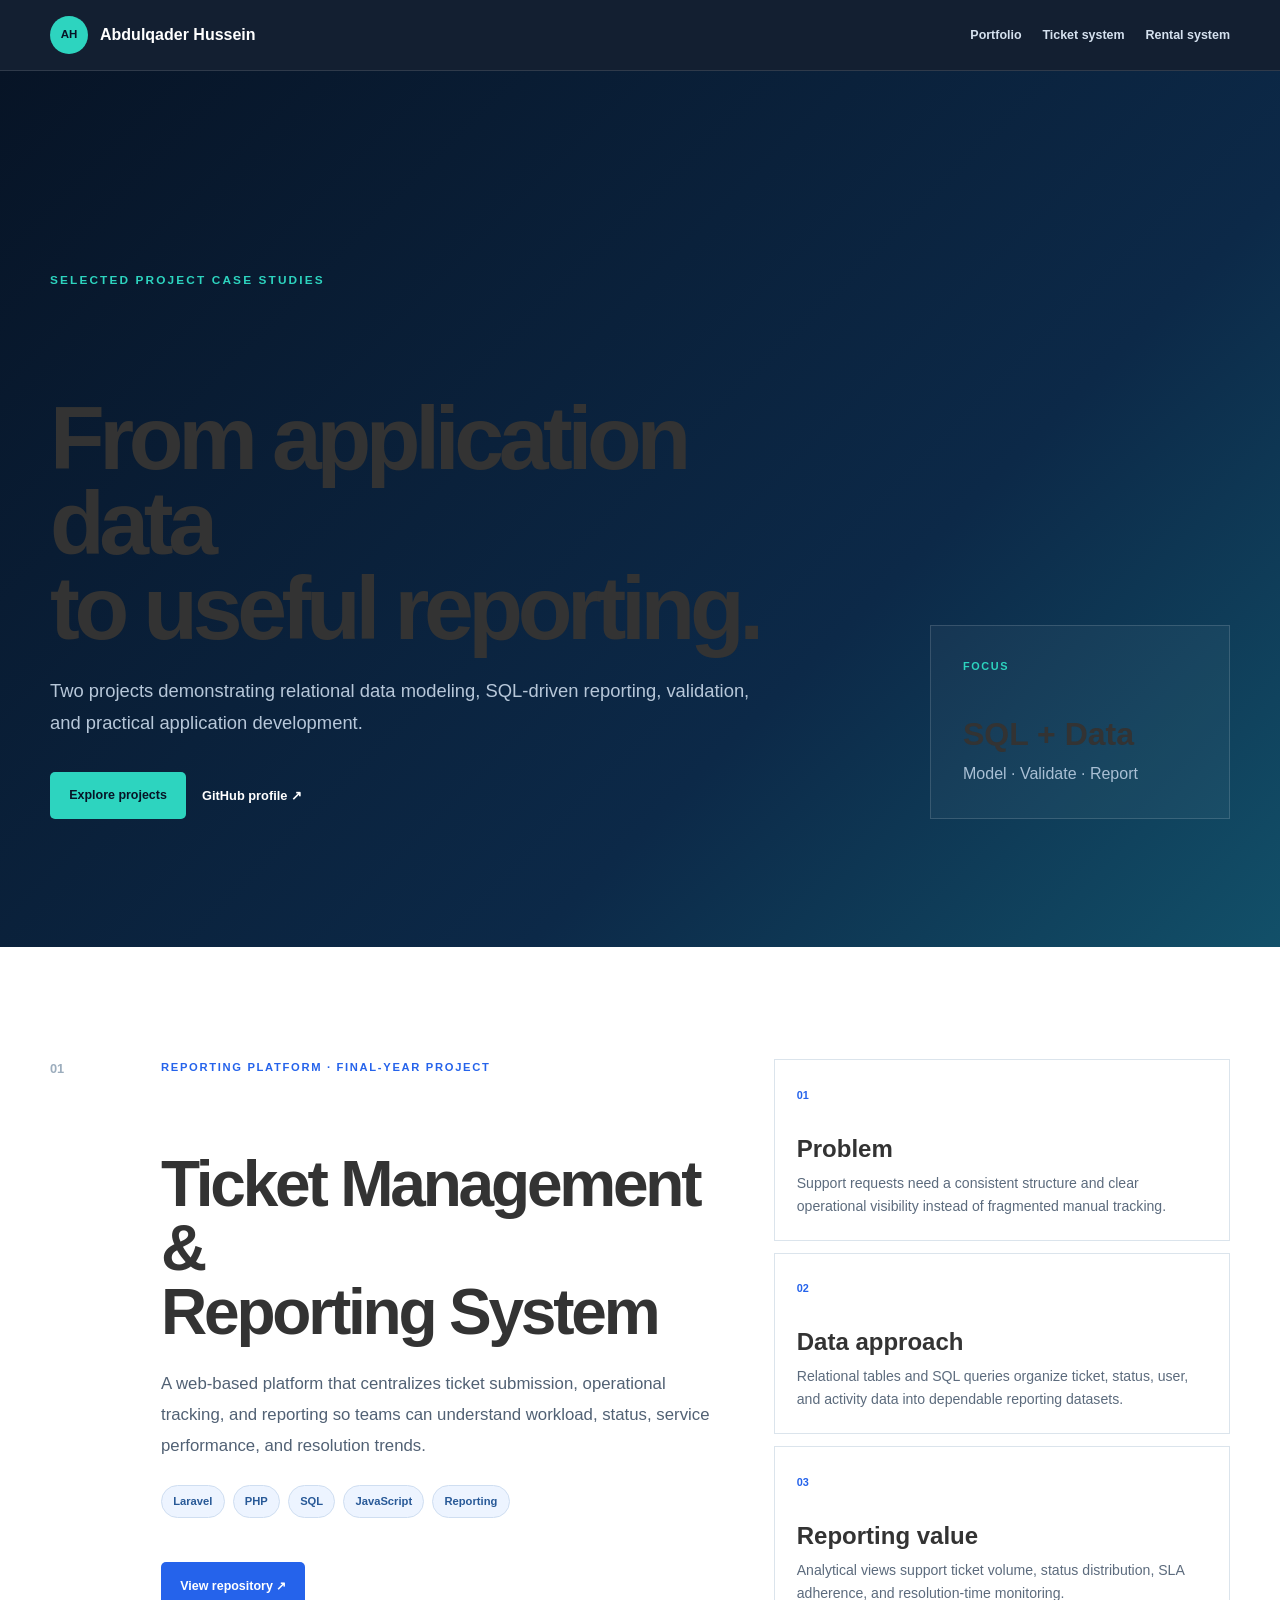
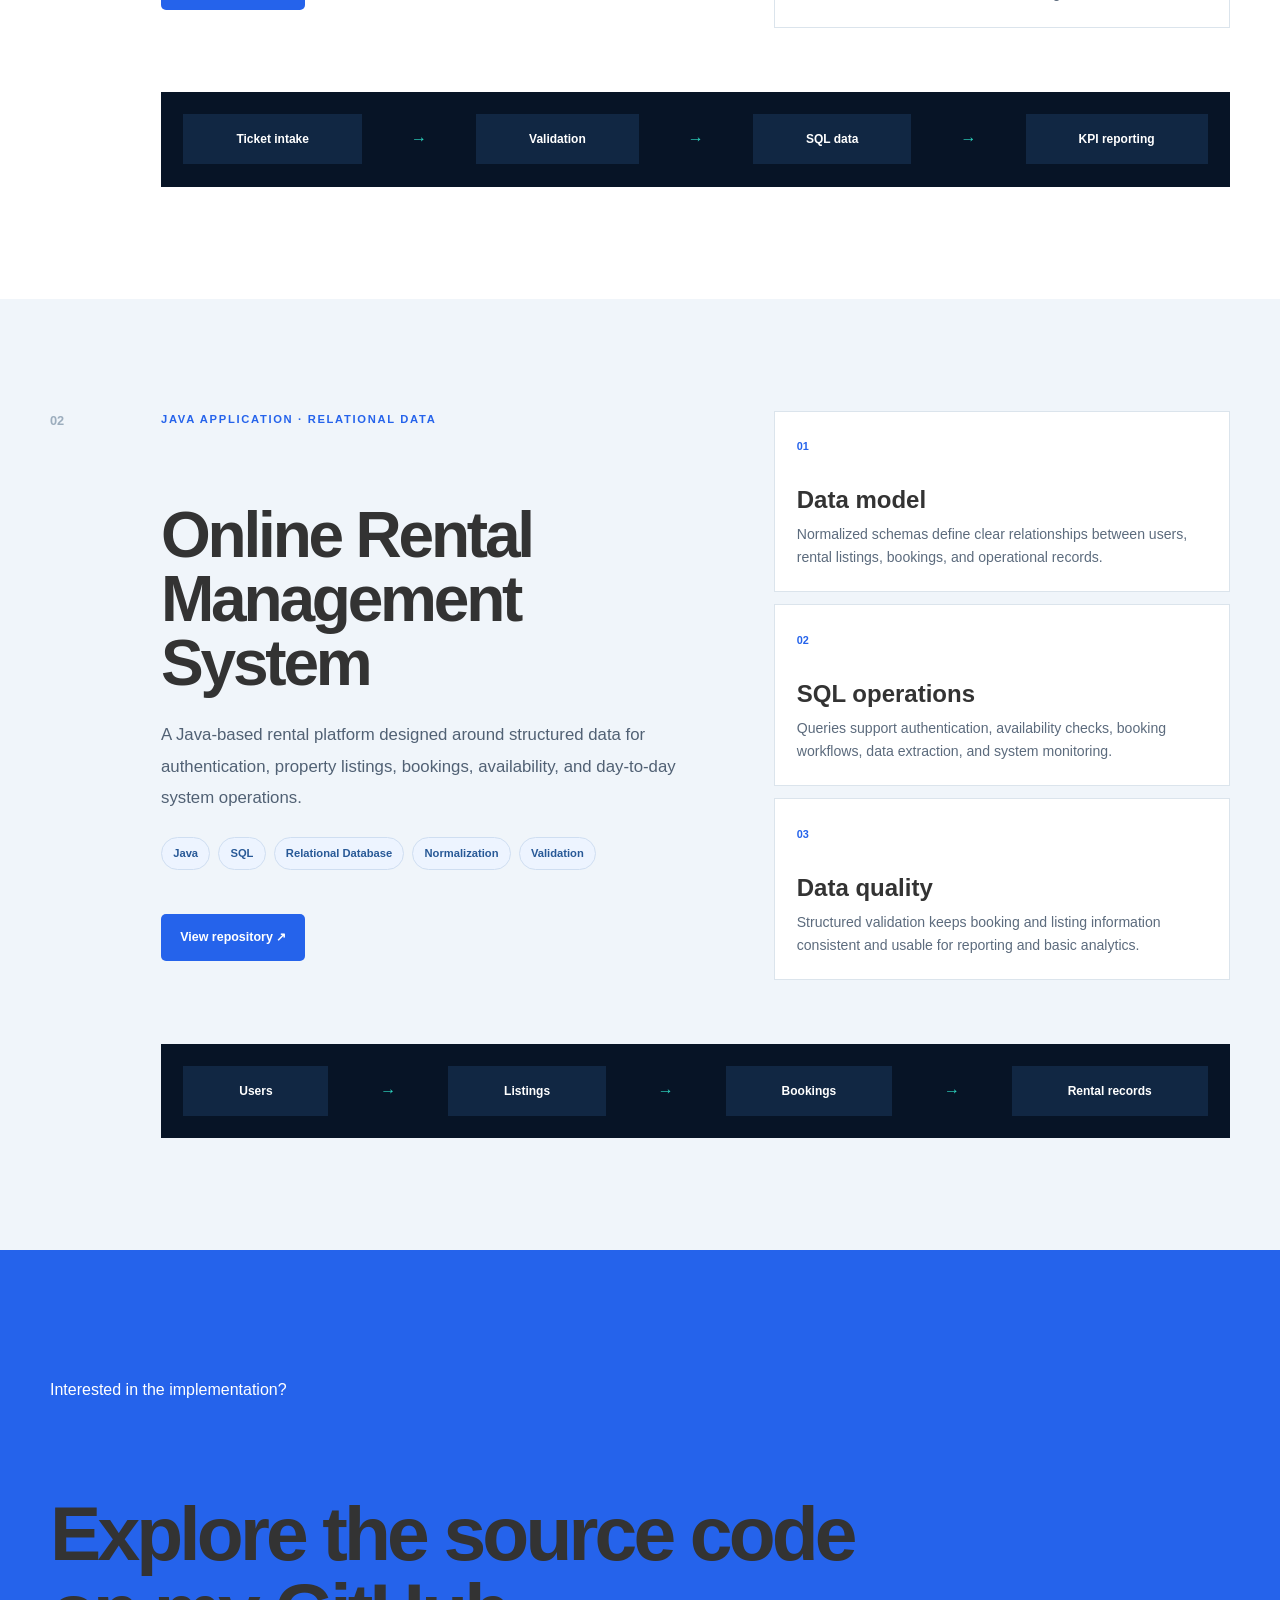
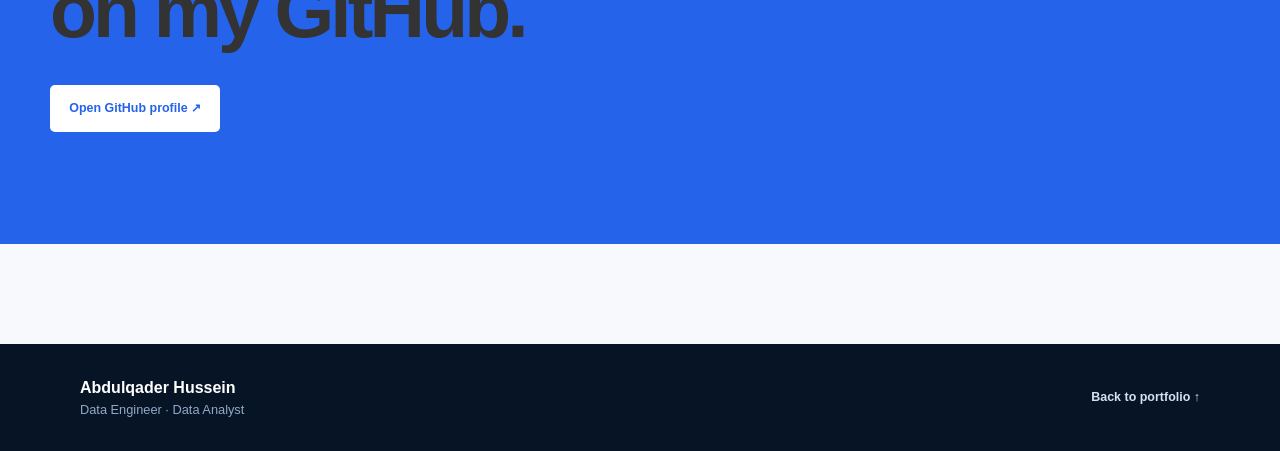
<file: projects.html>
<!doctype html>
<html lang="en">
<head>
  <meta charset="utf-8">
  <meta name="viewport" content="width=device-width,initial-scale=1">
  <meta name="description" content="Detailed data and software engineering projects by Abdulqader Hussein.">
  <meta name="author" content="Abdulqader Hussein">
  <title>Project Details | Abdulqader Hussein</title>
  <link rel="shortcut icon" href="./assets/img/favicon.ico">
  <link rel="stylesheet" href="./assets/css/main.css">
  <link rel="stylesheet" href="./assets/css/data-profile.css">
  <link rel="stylesheet" href="./assets/css/flow-fix.css">
  <link rel="stylesheet" href="./assets/css/projects.css">
</head>
<body class="project-page">
  <header class="project-nav">
    <a class="brand" href="./index.html"><span>AH</span><b>Abdulqader Hussein</b></a>
    <nav><a href="./index.html">Portfolio</a><a href="#ticket-system">Ticket system</a><a href="#rental-system">Rental system</a></nav>
  </header>

  <main>
    <section class="case-hero">
      <div>
        <p class="eyebrow">Selected project case studies</p>
        <h1>From application data<br>to useful reporting.</h1>
        <p>Two projects demonstrating relational data modeling, SQL-driven reporting, validation, and practical application development.</p>
        <div class="hero-actions"><a class="primary-button" href="#ticket-system">Explore projects</a><a class="text-button" href="https://github.com/Abdulqaderr" target="_blank" rel="noopener">GitHub profile ↗</a></div>
      </div>
      <aside class="hero-stat"><small>Focus</small><strong>SQL + Data</strong><span>Model · Validate · Report</span></aside>
    </section>

    <section id="ticket-system" class="case-study">
      <div class="case-number">01</div>
      <div class="case-main">
        <p class="case-label">Reporting platform · Final-year project</p>
        <h2>Ticket Management &amp;<br>Reporting System</h2>
        <p class="case-lead">A web-based platform that centralizes ticket submission, operational tracking, and reporting so teams can understand workload, status, service performance, and resolution trends.</p>
        <div class="tag-row"><span>Laravel</span><span>PHP</span><span>SQL</span><span>JavaScript</span><span>Reporting</span></div>
        <a class="primary-button" href="https://github.com/Abdulqaderr/prs" target="_blank" rel="noopener">View repository ↗</a>
      </div>
      <div class="case-side">
        <article><span>01</span><h3>Problem</h3><p>Support requests need a consistent structure and clear operational visibility instead of fragmented manual tracking.</p></article>
        <article><span>02</span><h3>Data approach</h3><p>Relational tables and SQL queries organize ticket, status, user, and activity data into dependable reporting datasets.</p></article>
        <article><span>03</span><h3>Reporting value</h3><p>Analytical views support ticket volume, status distribution, SLA adherence, and resolution-time monitoring.</p></article>
      </div>
      <div class="data-flow ticket-flow" aria-label="Ticket reporting data flow"><span>Ticket intake</span><i>→</i><span>Validation</span><i>→</i><span>SQL data</span><i>→</i><span>KPI reporting</span></div>
    </section>

    <section id="rental-system" class="case-study case-study-alt">
      <div class="case-number">02</div>
      <div class="case-main">
        <p class="case-label">Java application · Relational data</p>
        <h2>Online Rental<br>Management System</h2>
        <p class="case-lead">A Java-based rental platform designed around structured data for authentication, property listings, bookings, availability, and day-to-day system operations.</p>
        <div class="tag-row"><span>Java</span><span>SQL</span><span>Relational Database</span><span>Normalization</span><span>Validation</span></div>
        <a class="primary-button" href="https://github.com/Abdulqaderr/Cyberjaya-Online-Rental-System" target="_blank" rel="noopener">View repository ↗</a>
      </div>
      <div class="case-side">
        <article><span>01</span><h3>Data model</h3><p>Normalized schemas define clear relationships between users, rental listings, bookings, and operational records.</p></article>
        <article><span>02</span><h3>SQL operations</h3><p>Queries support authentication, availability checks, booking workflows, data extraction, and system monitoring.</p></article>
        <article><span>03</span><h3>Data quality</h3><p>Structured validation keeps booking and listing information consistent and usable for reporting and basic analytics.</p></article>
      </div>
      <div class="data-flow" aria-label="Rental system data flow"><span>Users</span><i>→</i><span>Listings</span><i>→</i><span>Bookings</span><i>→</i><span>Rental records</span></div>
    </section>

    <section class="project-cta"><p>Interested in the implementation?</p><h2>Explore the source code<br>on my GitHub.</h2><a class="primary-button light" href="https://github.com/Abdulqaderr" target="_blank" rel="noopener">Open GitHub profile ↗</a></section>
  </main>

  <footer class="footer new-footer"><div><b>Abdulqader Hussein</b><small>Data Engineer · Data Analyst</small></div><a href="./index.html">Back to portfolio ↑</a></footer>
</body>
</html>
</file>
<file: assets/css/data-profile.css>
:root{--ink:#0d2038;--muted:#5c6b7d;--line:#dbe4ec;--paper:#f7f9fc;--cyan:#2dd4bf;--blue:#2563eb;--navy:#071426}html{scroll-behavior:smooth}body{color:var(--ink);background:#fff}#particles-js{min-height:100vh;background:linear-gradient(135deg,#061225,#0b2241 58%,#123c56)}.header{width:min(920px,88%)}.header h1{margin:0 0 1rem}.header .site-title{display:block;color:#fff;font-size:clamp(2.7rem,7vw,5.7rem);line-height:.96;letter-spacing:-.055em}.header .site-description{display:block;margin-top:1rem;color:#91a9c5;font-size:clamp(1.15rem,2.3vw,1.8rem);letter-spacing:.04em}.site-description b{color:var(--cyan)}.eyebrow{margin:0 0 1rem;color:var(--cyan);font-size:.74rem;font-weight:800;letter-spacing:.18em;text-transform:uppercase}.hero-copy{max-width:720px;margin:0 auto 1.4rem;color:#d5e1ef;font-size:clamp(1rem,2vw,1.18rem);line-height:1.7}.chips,.tags{display:flex;flex-wrap:wrap;gap:.5rem}.chips{justify-content:center}.chips span,.tags span{padding:.38rem .68rem;border:1px solid rgba(45,212,191,.3);border-radius:99px;background:rgba(45,212,191,.08);color:#b9fff5;font-size:.72rem;font-weight:700}.header-icons{margin-top:1rem}.header-links{display:flex;justify-content:center;flex-wrap:wrap;gap:1.25rem;margin-top:1rem}.header-links .link{margin:0}.shell{width:min(1120px,calc(100% - 40px));margin:auto;padding:7rem 0}.band{background:var(--paper)}.section-head{max-width:780px;margin-bottom:3rem}.section-head span,.project-card label{color:var(--blue);font-size:.72rem;font-weight:800;letter-spacing:.16em;text-transform:uppercase}.section-head h2{margin:.6rem 0 0;font-size:clamp(2rem,4vw,3.25rem);line-height:1.1;letter-spacing:-.035em}.about-layout{display:grid;grid-template-columns:300px 1fr;gap:clamp(2rem,6vw,6rem)}.profile{position:sticky;top:2rem;padding:1rem;border:1px solid var(--line);background:var(--paper);box-shadow:12px 12px 0 #dcecf2}.profile img{display:block;width:100%;aspect-ratio:1/1.08;object-fit:cover}.profile strong,.profile small{display:block}.profile strong{margin-top:1rem}.profile small{color:var(--muted)}.prose p{margin:0 0 1.2rem;color:#34455a;font-size:1.05rem;line-height:1.85}.prose p:first-child{color:var(--ink);font-size:1.22rem;font-weight:700}.timeline{border-top:1px solid var(--line)}.timeline article{display:grid;grid-template-columns:220px 1fr;gap:3rem;padding:2.5rem 0;border-bottom:1px solid var(--line)}.when span,.when b{display:block}.when span{color:var(--blue);font-size:.78rem;font-weight:800}.when b{margin-top:.4rem;font-size:1.2rem}.timeline h3{margin:0;font-size:1.6rem}.timeline p,.timeline li{color:#46576a}.timeline li{margin:.4rem 0}.skill-grid{display:grid;grid-template-columns:repeat(2,1fr);gap:1rem}.skill-grid article{position:relative;min-height:180px;padding:1.8rem;overflow:hidden;border:1px solid var(--line);transition:.25s}.skill-grid article:hover{transform:translateY(-4px);box-shadow:0 18px 45px #0d203819}.skill-grid article:last-child{grid-column:1/-1}.skill-grid i{position:absolute;right:1rem;top:.4rem;color:#edf2f7;font-size:4rem;font-weight:900;font-style:normal}.skill-grid h3,.skill-grid p{position:relative}.skill-grid p{color:var(--muted);line-height:1.8}.projects{display:grid;gap:1.2rem}.project-card{display:grid;grid-template-columns:45px minmax(0,1fr) minmax(250px,.72fr);gap:1.5rem;align-items:center;padding:2rem;border:1px solid var(--line);background:#fff}.project-card em{align-self:start;color:#a8b7c8;font-size:.8rem;font-style:normal;font-weight:800}.project-card h3{margin:.45rem 0;font-size:1.6rem}.project-card p{color:var(--muted)}.tags{margin:1rem 0}.tags span{border-color:#dbe8ff;background:#eff5ff;color:#285997}.project-card a{color:var(--ink);font-size:.85rem;font-weight:800;text-decoration:none}.metrics{display:grid;grid-template-columns:repeat(2,1fr);gap:.5rem;padding:1rem;border-radius:12px;background:var(--navy);color:#fff}.metrics p{margin:0;padding:.7rem;border:1px solid #ffffff14;border-radius:7px}.metrics p:first-child{grid-column:1/-1}.metrics small,.metrics b,.metrics ins{display:block}.metrics small{color:#91a9c5}.metrics ins{color:var(--cyan);font-size:.72rem;text-decoration:none}.pipe{display:flex;align-items:center;justify-content:center;gap:.35rem;padding:2rem 1rem;border-radius:12px;background:#eaf1fb;color:var(--blue)}.pipe span,.checks span{padding:.6rem;background:#fff;color:#31516e;font-size:.72rem;font-weight:800}.checks{display:grid;grid-template-columns:repeat(2,1fr);gap:.5rem}.checks span{border:1px solid #d6eee9;background:#effbf8}.abod{display:flex;min-height:180px;flex-direction:column;align-items:center;justify-content:center;border-radius:12px;background:radial-gradient(circle at 50% 25%,#213768,#071426 70%);color:#fff}.abod i{width:76px;height:76px;margin-bottom:.7rem;border-radius:50%;background:radial-gradient(circle at 32% 28%,#67e8f9,#6366f1 52%,#172554 75%);box-shadow:0 0 35px #2dd4bf6b}.abod small{color:var(--cyan)}.new-footer{display:flex;justify-content:space-between;align-items:center;padding:2rem max(20px,calc((100vw - 1120px)/2));background:var(--navy)}.new-footer div{text-align:left}.new-footer b,.new-footer small{display:block}.new-footer small{color:#91a9c5}@media(max-width:820px){.shell{padding:5rem 0}.about-layout,.timeline article,.project-card{grid-template-columns:1fr}.profile{position:static;max-width:300px}.timeline article{gap:1rem}.skill-grid{grid-template-columns:1fr}.skill-grid article:last-child{grid-column:auto}.project-card em{display:none}}@media(max-width:540px){.header{top:47%}.chips span:nth-child(n+6){display:none}.header-links{gap:.65rem}.header-links .link{font-size:.78rem}.shell{width:calc(100% - 28px)}.project-card{padding:1.2rem}.new-footer{flex-direction:column;gap:1rem;align-items:flex-start}}
</file>
<file: assets/css/flow-fix.css>
/* Responsive two-row project flow. */
.pipe {
  display: grid;
  grid-template-columns: minmax(0, 1fr) auto minmax(0, 1fr);
  gap: 0.55rem;
  align-items: center;
  min-width: 0;
  padding: 1.25rem;
}

.pipe span {
  display: flex;
  align-items: center;
  justify-content: center;
  min-width: 0;
  min-height: 54px;
  padding: 0.55rem;
  text-align: center;
  overflow-wrap: anywhere;
}

.pipe i {
  color: var(--blue);
  font-style: normal;
  font-weight: 800;
}

.pipe .flow-break {
  grid-column: 1 / -1;
  justify-self: center;
  min-height: auto;
  line-height: 1;
}

@media (max-width: 600px) {
  #particles-js {
    min-height: 100svh;
  }

  .header {
    width: calc(100% - 28px);
  }

  .header .site-title {
    font-size: clamp(2.25rem, 12vw, 3.4rem);
  }

  .hero-copy {
    font-size: 0.95rem;
    line-height: 1.55;
  }

  .header-icons {
    font-size: 0.9rem;
  }

  .about-layout,
  .timeline article,
  .project-card {
    grid-template-columns: minmax(0, 1fr);
  }

  .section-head h2 {
    font-size: 2rem;
  }

  .profile {
    width: 100%;
    max-width: none;
  }

  .project-card h3 {
    font-size: 1.4rem;
  }

  .checks {
    grid-template-columns: 1fr;
  }

  .pipe,
  .abod {
    width: 100%;
  }
}
</file>
<file: assets/css/projects.css>
.project-page{background:#f7f9fc;color:var(--ink)}.project-nav{position:sticky;top:0;z-index:10;display:flex;align-items:center;justify-content:space-between;padding:1rem max(20px,calc((100vw - 1180px)/2));border-bottom:1px solid #ffffff1f;background:#071426f2;color:#fff;backdrop-filter:blur(12px)}.brand{display:flex;align-items:center;gap:.75rem;color:#fff;text-decoration:none}.brand span{display:grid;width:38px;height:38px;place-items:center;border-radius:50%;background:var(--cyan);color:var(--navy);font-size:.72rem;font-weight:900}.project-nav nav{display:flex;gap:1.3rem}.project-nav nav a,.new-footer a{color:#d5e1ef;font-size:.78rem;font-weight:700;text-decoration:none}.case-hero{display:grid;grid-template-columns:minmax(0,1fr) 300px;gap:5rem;align-items:end;min-height:620px;padding:8rem max(20px,calc((100vw - 1180px)/2));background:linear-gradient(135deg,#071426,#0c2948 65%,#125069);color:#fff}.case-hero h1{margin:.75rem 0 1.5rem;font-size:clamp(3rem,7vw,6rem);line-height:.95;letter-spacing:-.06em}.case-hero>div>p:not(.eyebrow){max-width:700px;color:#b7c7d9;font-size:1.15rem;line-height:1.75}.hero-actions{display:flex;flex-wrap:wrap;gap:1rem;align-items:center;margin-top:2rem}.primary-button{display:inline-flex;align-items:center;justify-content:center;margin-top:1.25rem;padding:.9rem 1.2rem;border-radius:5px;background:var(--blue);color:#fff;font-size:.78rem;font-weight:800;text-decoration:none}.hero-actions .primary-button{margin:0;background:var(--cyan);color:var(--navy)}.text-button{color:#fff;font-size:.8rem;font-weight:800;text-decoration:none}.hero-stat{padding:2rem;border:1px solid #ffffff24;background:#ffffff0a}.hero-stat small,.hero-stat strong,.hero-stat span{display:block}.hero-stat small{color:var(--cyan);font-size:.68rem;font-weight:800;letter-spacing:.15em;text-transform:uppercase}.hero-stat strong{margin:.5rem 0;font-size:2rem}.hero-stat span{color:#a9bfd4}.case-study{display:grid;grid-template-columns:55px minmax(0,1.1fr) minmax(320px,.9fr);gap:2rem 3.5rem;padding:7rem max(20px,calc((100vw - 1180px)/2));background:#fff}.case-study-alt{background:#f0f5fa}.case-number{color:#9cadbd;font-size:.8rem;font-weight:900}.case-label{margin:0;color:var(--blue);font-size:.7rem;font-weight:900;letter-spacing:.15em;text-transform:uppercase}.case-main h2{margin:.75rem 0 1.5rem;font-size:clamp(2.5rem,5vw,4.5rem);line-height:1;letter-spacing:-.05em}.case-lead{max-width:660px;color:#516174;font-size:1.05rem;line-height:1.85}.tag-row{display:flex;flex-wrap:wrap;gap:.5rem;margin:1.5rem 0}.tag-row span{padding:.45rem .7rem;border:1px solid #cfdef1;border-radius:99px;background:#edf4ff;color:#285997;font-size:.7rem;font-weight:800}.case-side{display:grid;gap:.75rem}.case-side article{padding:1.35rem;border:1px solid var(--line);background:#fff}.case-side article span{color:var(--blue);font-size:.68rem;font-weight:900}.case-side h3{margin:.25rem 0 .5rem}.case-side p{margin:0;color:#5c6b7d;font-size:.88rem;line-height:1.65}.data-flow{grid-column:2/-1;display:grid;grid-template-columns:repeat(7,auto);gap:.75rem;align-items:center;margin-top:2rem;padding:1.4rem;background:var(--navy);color:var(--cyan)}.data-flow span{padding:1rem;background:#112743;color:#fff;font-size:.75rem;font-weight:800;text-align:center}.data-flow i{font-style:normal;text-align:center}.project-cta;padding:7rem max(20px,calc((100vw - 1180px)/2));background:var(--blue);color:#fff}.project-cta p{margin:0;color:#bfdbfe;font-weight:700}.project-cta h2{margin:.5rem 0 1rem;font-size:clamp(2.5rem,6vw,5rem);line-height:1;letter-spacing:-.05em}.primary-button.light{background:#fff;color:var(--blue)}.project-actions{display:flex;flex-wrap:wrap;gap:1rem}.project-actions a:first-child{color:var(--blue)}
.project-cta{padding:7rem max(20px,calc((100vw - 1180px)/2));background:var(--blue);color:#fff}
@media(max-width:850px){.case-hero{grid-template-columns:1fr;gap:2rem}.hero-stat{max-width:340px}.case-study{grid-template-columns:1fr}.case-number{display:none}.data-flow{grid-column:auto}.project-nav nav a:not(:first-child){display:none}}
@media(max-width:600px){.project-nav{padding:.8rem 14px}.brand b{font-size:.82rem}.case-hero{min-height:auto;padding:6rem 20px 4rem}.case-hero h1{font-size:clamp(2.7rem,14vw,4rem)}.case-study{padding:4.5rem 20px}.case-main h2{font-size:2.45rem}.data-flow{grid-template-columns:1fr;padding:1rem}.data-flow i{transform:rotate(90deg)}.project-cta{padding:5rem 20px}.project-actions{flex-direction:column;align-items:flex-start}}
</file>
